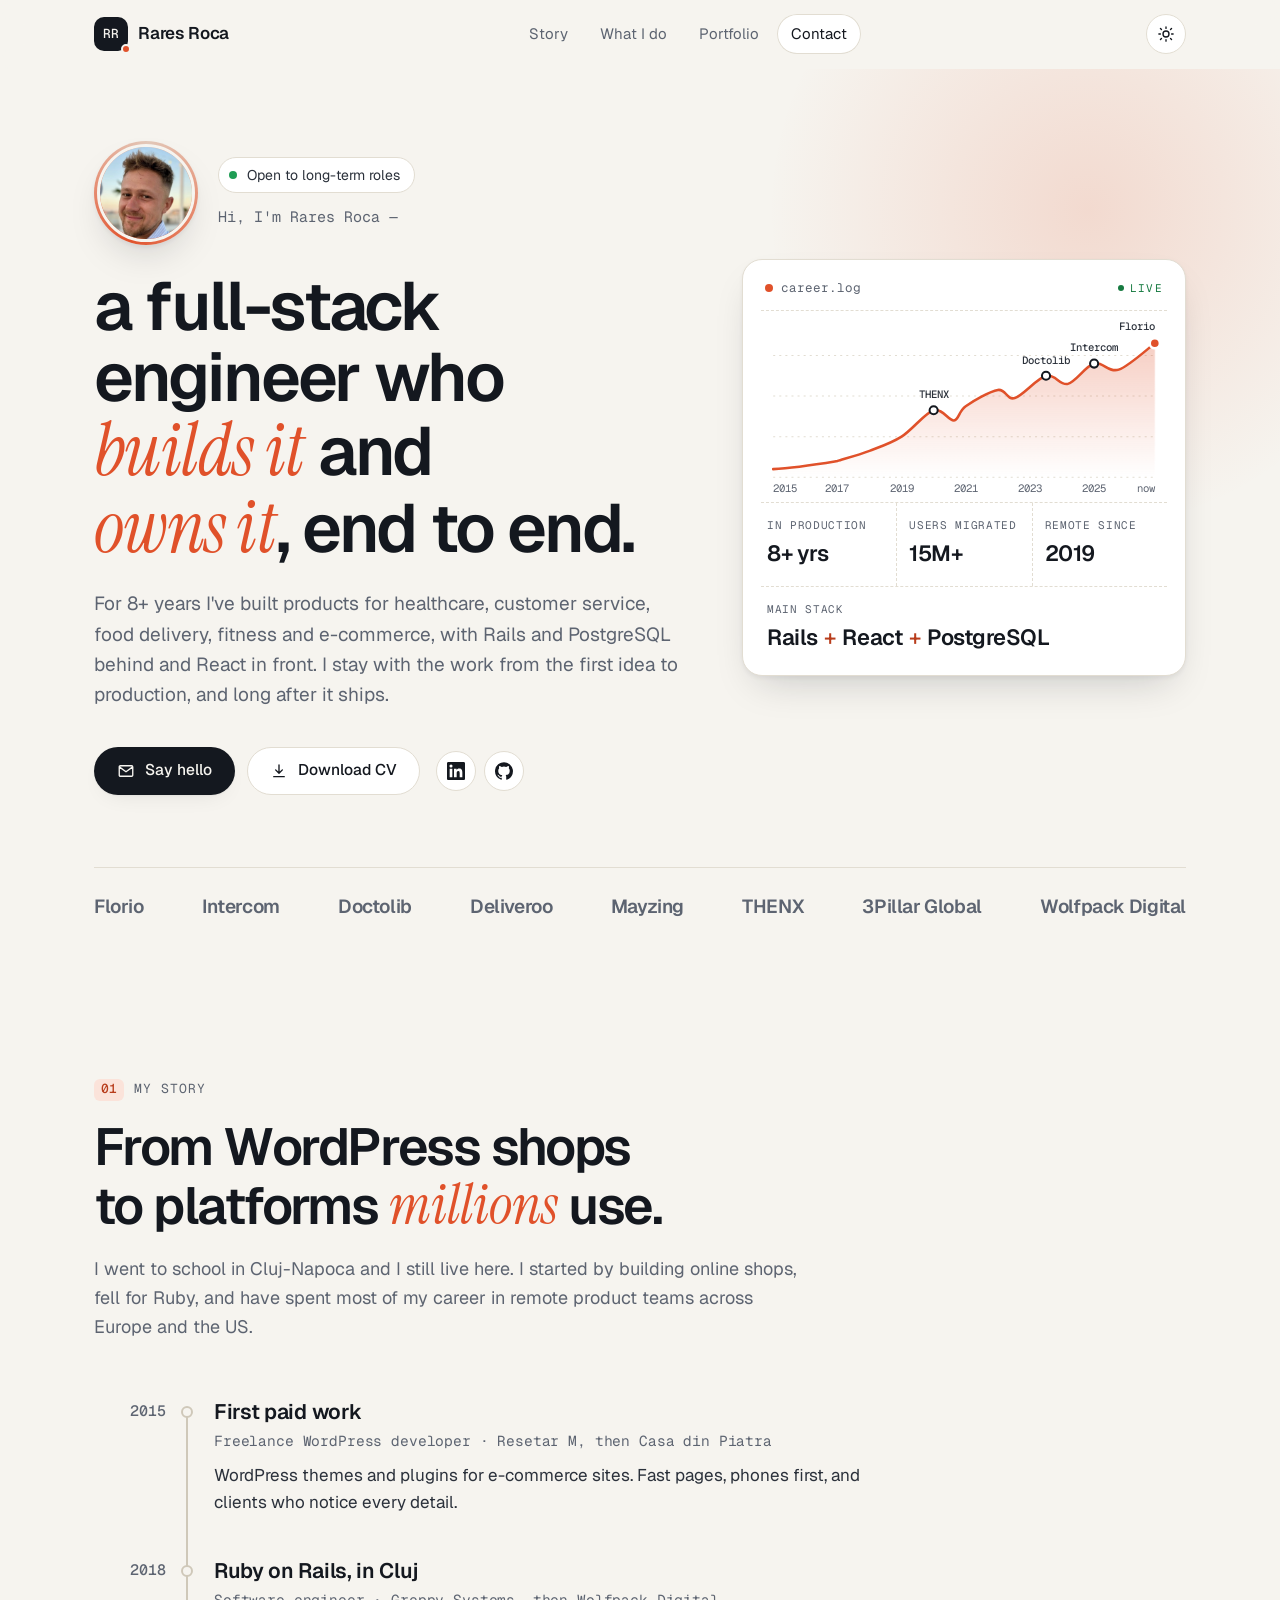
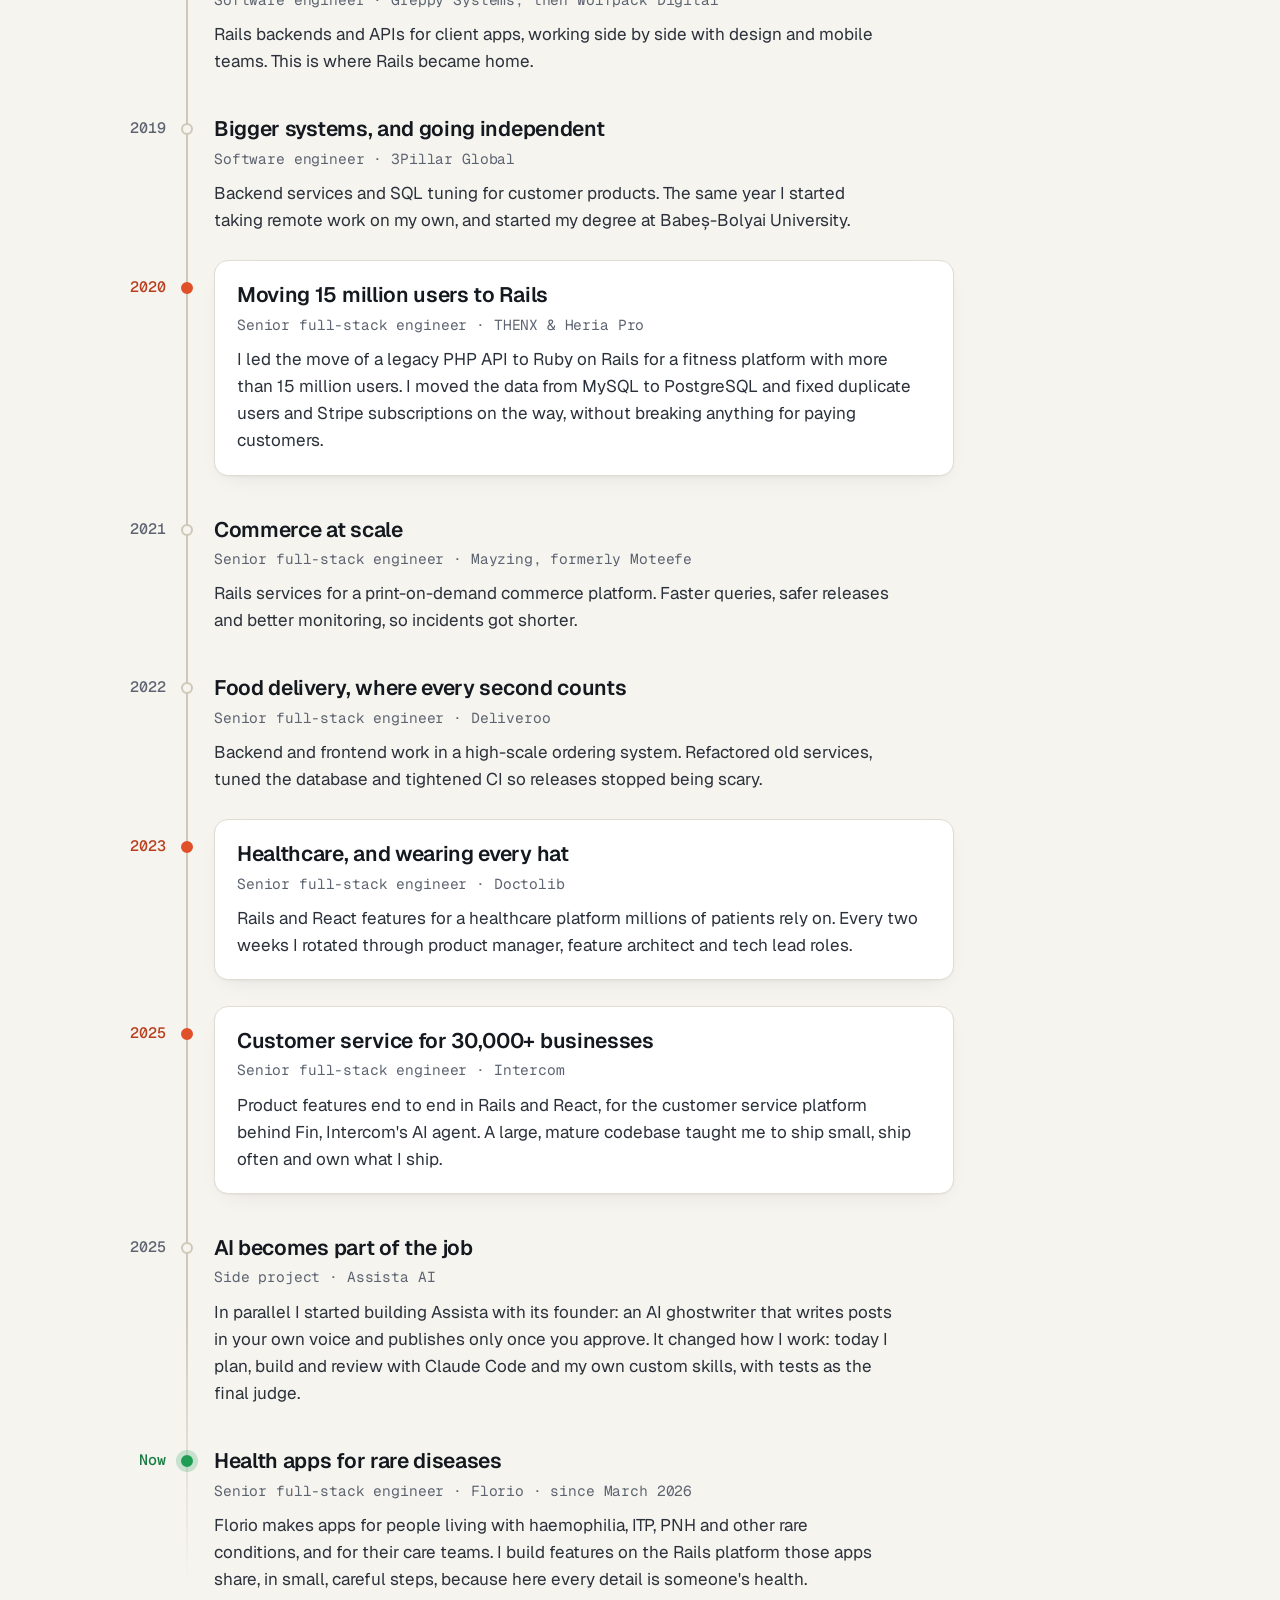
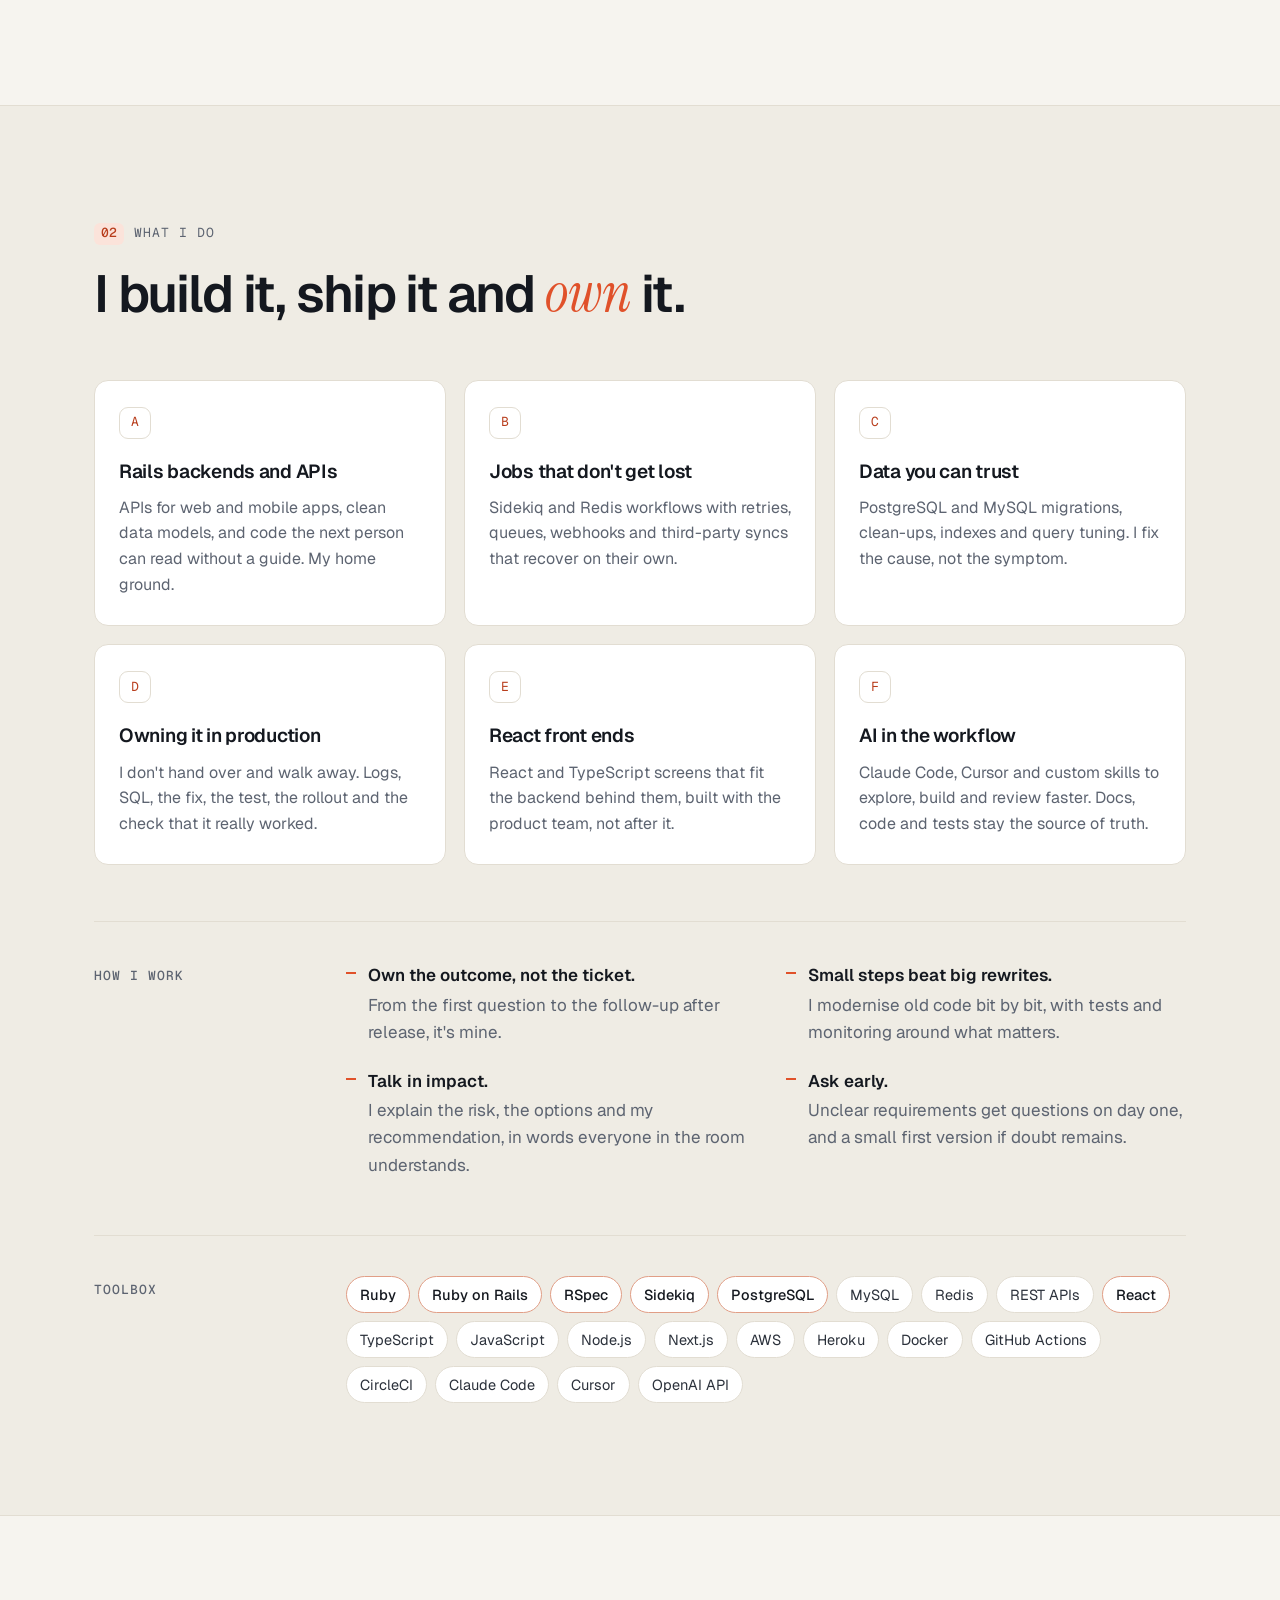
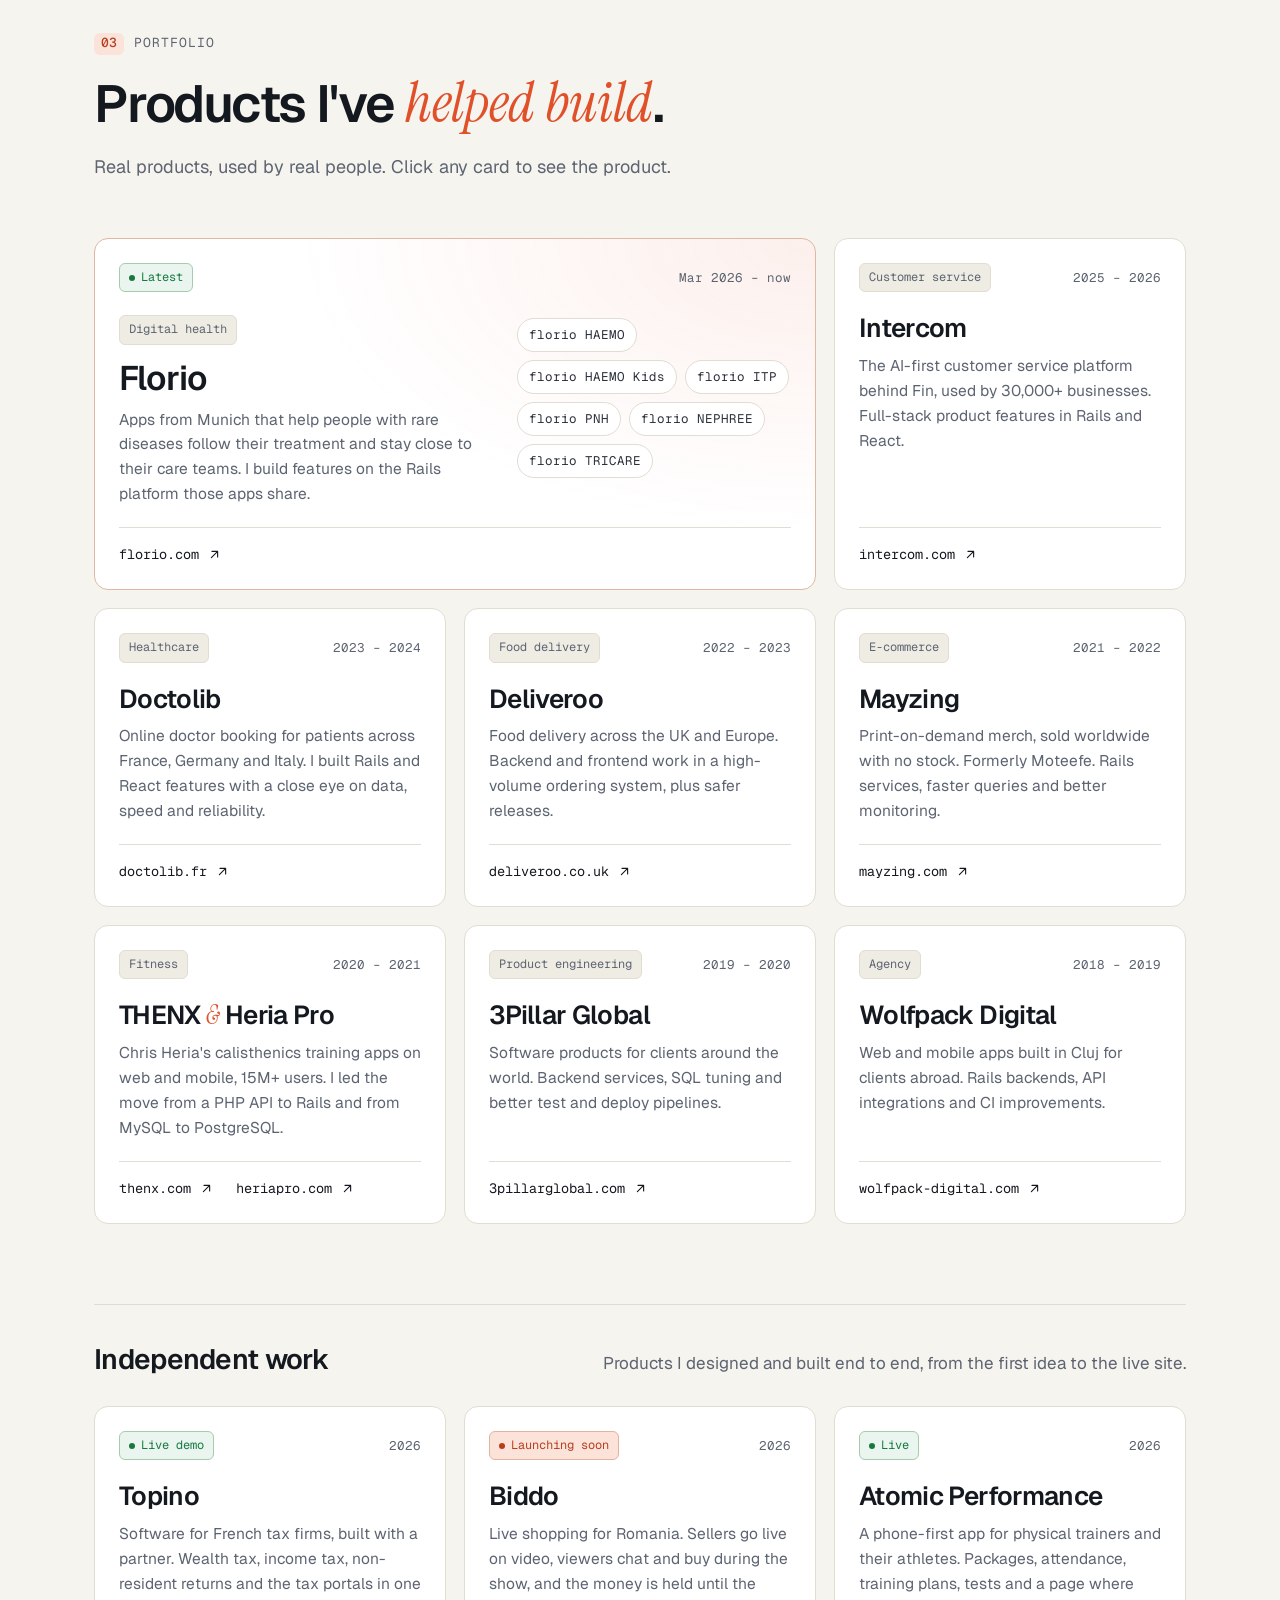
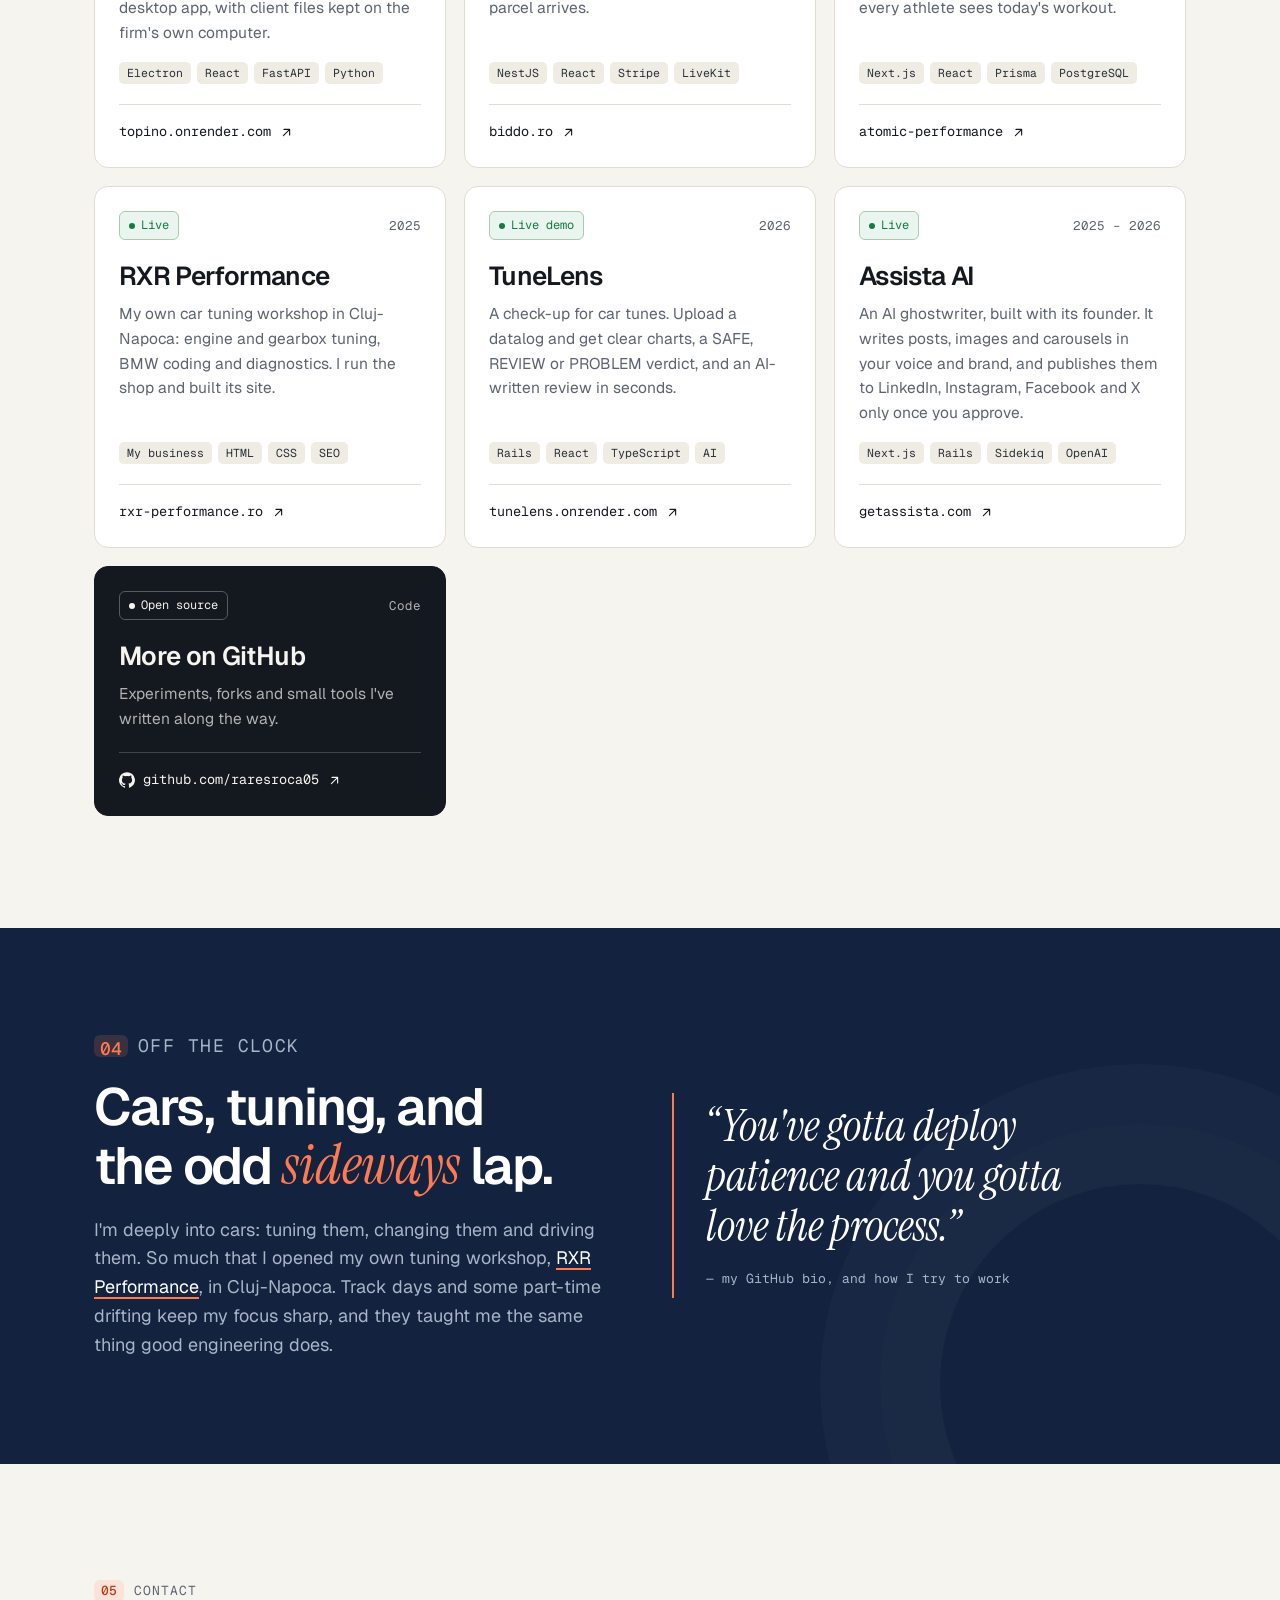
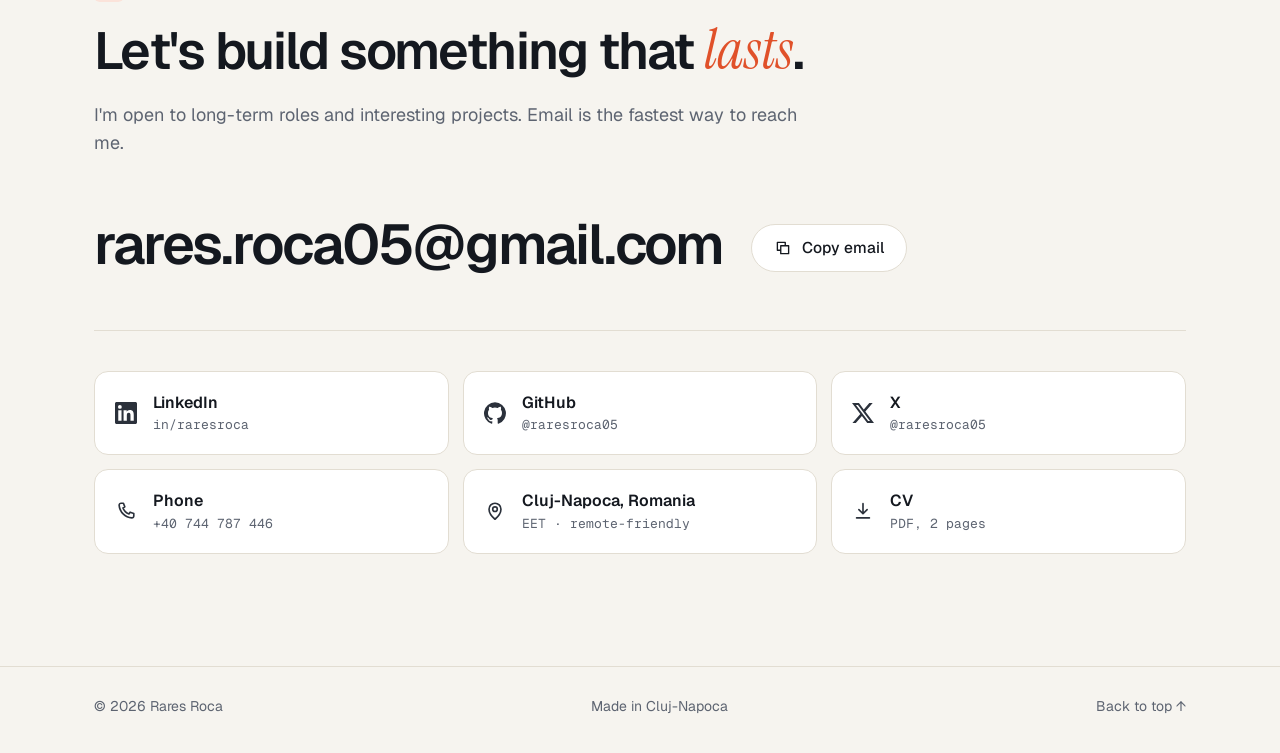
<file: index.html>
<!doctype html>
<html lang="en">
<head>
  <meta charset="utf-8">
  <meta name="viewport" content="width=device-width, initial-scale=1">
  <title>Rares Roca — Senior Full-Stack Engineer</title>
  <meta name="description" content="Rares Roca, senior full-stack engineer in Cluj-Napoca, Romania. I build products with Rails, React and PostgreSQL and own them end to end, for teams like Florio, Intercom, Doctolib, Deliveroo and THENX.">
  <meta name="author" content="Rares Roca">
  <link rel="canonical" href="https://raresroca.com/">
  <meta name="theme-color" content="#f6f4ef" media="(prefers-color-scheme: light)">
  <meta name="theme-color" content="#0e1116" media="(prefers-color-scheme: dark)">
  <meta property="og:type" content="profile">
  <meta property="og:url" content="https://raresroca.com/">
  <meta property="og:title" content="Rares Roca — Senior Full-Stack Engineer">
  <meta property="og:description" content="I build products with Rails, React and PostgreSQL, and I own them end to end. 8+ years, 15M+ users, remote since 2019.">
  <meta property="og:image" content="https://raresroca.com/og-image.png">
  <meta property="og:image:width" content="1200">
  <meta property="og:image:height" content="630">
  <meta property="profile:first_name" content="Rares">
  <meta property="profile:last_name" content="Roca">
  <meta name="twitter:card" content="summary_large_image">
  <meta name="twitter:site" content="@raresroca05">
  <meta name="twitter:title" content="Rares Roca — Senior Full-Stack Engineer">
  <meta name="twitter:description" content="I build products with Rails, React and PostgreSQL, and I own them end to end.">
  <meta name="twitter:image" content="https://raresroca.com/og-image.png">
  <link rel="icon" href="favicon.svg" type="image/svg+xml">
  <link rel="apple-touch-icon" href="apple-touch-icon.png">
  <link rel="preconnect" href="https://fonts.googleapis.com">
  <link rel="preconnect" href="https://fonts.gstatic.com" crossorigin>
  <link href="https://fonts.googleapis.com/css2?family=Geist:wght@300..700&family=Geist+Mono:wght@400;500&family=Instrument+Serif:ital@0;1&display=swap" rel="stylesheet">
  <link rel="stylesheet" href="styles.css">
  <script>
    (function () {
      document.documentElement.classList.add('js');
      try {
        var t = localStorage.getItem('theme');
        if (t === 'light' || t === 'dark') document.documentElement.setAttribute('data-theme', t);
      } catch (e) {}
    })();
  </script>
  <script type="application/ld+json">
  {
    "@context": "https://schema.org",
    "@type": "Person",
    "name": "Rares Roca",
    "url": "https://raresroca.com/",
    "image": "https://raresroca.com/rares-roca.jpg",
    "jobTitle": "Senior Full-Stack Engineer",
    "worksFor": { "@type": "Organization", "name": "Florio", "url": "https://florio.com" },
    "address": { "@type": "PostalAddress", "addressLocality": "Cluj-Napoca", "addressCountry": "RO" },
    "alumniOf": { "@type": "CollegeOrUniversity", "name": "Babeș-Bolyai University" },
    "knowsAbout": ["Ruby on Rails", "React", "PostgreSQL", "Ruby", "TypeScript", "Redis", "Sidekiq", "AWS", "Docker"],
    "sameAs": [
      "https://www.linkedin.com/in/raresroca/",
      "https://github.com/raresroca05",
      "https://x.com/raresroca05"
    ]
  }
  </script>
</head>
<body>
  <svg width="0" height="0" style="position:absolute" aria-hidden="true">
    <symbol id="i-linkedin" viewBox="0 0 24 24"><path fill="currentColor" d="M20.45 20.45h-3.56v-5.57c0-1.33-.02-3.04-1.85-3.04-1.85 0-2.14 1.45-2.14 2.94v5.67H9.35V9h3.41v1.56h.05c.48-.9 1.64-1.85 3.37-1.85 3.6 0 4.27 2.37 4.27 5.46v6.28ZM5.34 7.43a2.06 2.06 0 1 1 0-4.13 2.06 2.06 0 0 1 0 4.13ZM7.12 20.45H3.56V9h3.56v11.45ZM22.22 0H1.77C.79 0 0 .77 0 1.73v20.54C0 23.23.79 24 1.77 24h20.45c.98 0 1.78-.77 1.78-1.73V1.73C24 .77 23.2 0 22.22 0Z"/></symbol>
    <symbol id="i-github" viewBox="0 0 24 24"><path fill="currentColor" d="M12 .3a12 12 0 0 0-3.8 23.38c.6.12.83-.26.83-.57l-.02-2.04c-3.34.73-4.04-1.61-4.04-1.61-.55-1.39-1.33-1.76-1.33-1.76-1.09-.74.08-.73.08-.73 1.2.09 1.84 1.24 1.84 1.24 1.07 1.83 2.8 1.3 3.49 1 .1-.78.42-1.3.76-1.6-2.67-.31-5.47-1.34-5.47-5.93 0-1.31.47-2.38 1.24-3.22-.14-.3-.54-1.52.1-3.18 0 0 1-.32 3.3 1.23a11.5 11.5 0 0 1 6 0c2.28-1.55 3.29-1.23 3.29-1.23.64 1.66.24 2.88.12 3.18a4.65 4.65 0 0 1 1.23 3.22c0 4.61-2.8 5.62-5.48 5.92.42.36.81 1.1.81 2.22l-.01 3.29c0 .32.21.7.82.57A12 12 0 0 0 12 .3"/></symbol>
    <symbol id="i-x" viewBox="0 0 24 24"><path fill="currentColor" d="M18.9 1.15h3.68l-8.04 9.19L24 22.85h-7.4l-5.8-7.59-6.64 7.59H.47l8.6-9.83L0 1.15h7.6l5.24 6.93 6.06-6.93Zm-1.29 19.5h2.04L6.49 3.24H4.3l13.31 17.41Z"/></symbol>
    <symbol id="i-mail" viewBox="0 0 24 24"><path fill="none" stroke="currentColor" stroke-width="1.8" stroke-linecap="round" stroke-linejoin="round" d="M3 6.5A1.5 1.5 0 0 1 4.5 5h15A1.5 1.5 0 0 1 21 6.5v11a1.5 1.5 0 0 1-1.5 1.5h-15A1.5 1.5 0 0 1 3 17.5v-11Zm.5.3 8.5 6.2 8.5-6.2"/></symbol>
    <symbol id="i-phone" viewBox="0 0 24 24"><path fill="none" stroke="currentColor" stroke-width="1.8" stroke-linecap="round" stroke-linejoin="round" d="M6.6 3.5h2.6l1.5 4-2 1.3a11 11 0 0 0 6.5 6.5l1.3-2 4 1.5v2.6A2.1 2.1 0 0 1 18.4 19.5 15 15 0 0 1 4.5 5.6 2.1 2.1 0 0 1 6.6 3.5Z"/></symbol>
    <symbol id="i-arrow" viewBox="0 0 24 24"><path fill="none" stroke="currentColor" stroke-width="1.8" stroke-linecap="round" stroke-linejoin="round" d="M7 17 17 7M8 7h9v9"/></symbol>
    <symbol id="i-download" viewBox="0 0 24 24"><path fill="none" stroke="currentColor" stroke-width="1.8" stroke-linecap="round" stroke-linejoin="round" d="M12 4v11m0 0-4.5-4.5M12 15l4.5-4.5M5 19.5h14"/></symbol>
    <symbol id="i-copy" viewBox="0 0 24 24"><path fill="none" stroke="currentColor" stroke-width="1.8" stroke-linecap="round" stroke-linejoin="round" d="M9 9h10.5v10.5H9zM15 9V4.5H4.5V15H9"/></symbol>
    <symbol id="i-sun" viewBox="0 0 24 24"><g fill="none" stroke="currentColor" stroke-width="1.8" stroke-linecap="round"><circle cx="12" cy="12" r="4"/><path d="M12 2.5v2M12 19.5v2M4.6 4.6l1.4 1.4M18 18l1.4 1.4M2.5 12h2M19.5 12h2M4.6 19.4 6 18M18 6l1.4-1.4"/></g></symbol>
    <symbol id="i-moon" viewBox="0 0 24 24"><path fill="none" stroke="currentColor" stroke-width="1.8" stroke-linecap="round" stroke-linejoin="round" d="M20 14.5A8 8 0 0 1 9.5 4a8 8 0 1 0 10.5 10.5Z"/></symbol>
    <symbol id="i-pin" viewBox="0 0 24 24"><path fill="none" stroke="currentColor" stroke-width="1.8" stroke-linecap="round" stroke-linejoin="round" d="M12 21s-6.5-5.6-6.5-11a6.5 6.5 0 0 1 13 0c0 5.4-6.5 11-6.5 11Zm0-8.5a2.5 2.5 0 1 0 0-5 2.5 2.5 0 0 0 0 5Z"/></symbol>
  </svg>

  <a class="skip" href="#main">Skip to content</a>

  <header class="nav">
    <div class="wrap nav-inner">
      <a class="brand" href="#top" aria-label="Rares Roca, back to top">
        <span class="brand-mark">RR</span>
        <span class="brand-name">Rares Roca</span>
      </a>
      <nav class="nav-links" id="nav-links" aria-label="Main">
        <a href="#story">Story</a>
        <a href="#work">What I do</a>
        <a href="#portfolio">Portfolio</a>
        <a href="#contact">Contact</a>
      </nav>
      <div class="nav-tools">
        <button class="icon-btn theme-toggle" type="button" aria-label="Switch light or dark theme">
          <svg class="i i-sun"><use href="#i-sun"/></svg>
          <svg class="i i-moon"><use href="#i-moon"/></svg>
        </button>
        <button class="icon-btn menu-toggle" type="button" aria-label="Open menu" aria-expanded="false" aria-controls="nav-links">
          <span></span><span></span>
        </button>
      </div>
    </div>
  </header>

  <main id="main">
    <section class="hero">
      <div class="wrap hero-grid">
        <div class="hero-copy">
          <div class="intro">
            <span class="avatar"><img src="rares-roca.jpg" alt="Rares Roca smiling outdoors at sunset" width="96" height="96"></span>
            <div>
              <p class="status"><span class="pulse"></span>Open to long-term roles</p>
              <p class="hello">Hi, I'm Rares Roca —</p>
            </div>
          </div>
          <h1>a full-stack engineer who <em>builds it</em> and <em>owns it</em>, end to end.</h1>
          <p class="lead">For 8+ years I've built products for healthcare, customer service, food delivery, fitness and e-commerce, with Rails and PostgreSQL behind and React in front. I stay with the work from the first idea to production, and long after it ships.</p>
          <div class="cta-row">
            <a class="btn btn-primary" href="mailto:rares.roca05@gmail.com"><svg class="i"><use href="#i-mail"/></svg>Say hello</a>
            <a class="btn btn-ghost" href="rares-roca-cv.pdf" download><svg class="i"><use href="#i-download"/></svg>Download CV</a>
            <span class="socials">
              <a class="icon-btn" href="https://www.linkedin.com/in/raresroca/" target="_blank" rel="noopener" aria-label="LinkedIn"><svg class="i"><use href="#i-linkedin"/></svg></a>
              <a class="icon-btn" href="https://github.com/raresroca05" target="_blank" rel="noopener" aria-label="GitHub"><svg class="i"><use href="#i-github"/></svg></a>
            </span>
          </div>
        </div>

        <figure class="telemetry" aria-label="My career as a climbing line, from 2015 to today">
          <div class="tm-head">
            <span class="tm-file"><span class="tm-dot"></span>career.log</span>
            <span class="tm-live">live</span>
          </div>
          <svg class="tm-chart" viewBox="0 0 400 168" role="img" aria-labelledby="tm-title">
            <title id="tm-title">Career line from my first paid work in 2015 to today, with THENX, Doctolib, Intercom and Florio marked</title>
            <defs>
              <linearGradient id="tm-fill" x1="0" y1="0" x2="0" y2="1">
                <stop offset="0" stop-color="var(--accent)" stop-opacity=".28"/>
                <stop offset="1" stop-color="var(--accent)" stop-opacity="0"/>
              </linearGradient>
            </defs>
            <g class="tm-grid">
              <line x1="12" y1="30" x2="388" y2="30"/>
              <line x1="12" y1="70" x2="388" y2="70"/>
              <line x1="12" y1="110" x2="388" y2="110"/>
              <line x1="12" y1="150" x2="388" y2="150"/>
            </g>
            <path class="tm-area" d="M12,142 C33,141 54,137.5 75.3,134 C80.5,132.3 96.3,128.0 106.9,124 C117.4,120.0 127.9,116.7 138.5,110 C149.1,103.3 161.5,86.7 170.1,84 C178.7,81.3 184.8,94.7 190.1,94 C195.3,93.3 194.5,85.0 201.7,80 C209,75.0 225.3,65.3 233.4,64 C241.4,62.7 242.1,74.3 250,72 C257.9,69.7 272.1,52.3 280.8,50 C289.5,47.7 294.5,60.0 302.4,58 C310.3,56.0 319.9,40.3 328.2,38 C336.6,35.7 342.4,47.3 352.4,44 C362.4,40.7 382.2,22.3 388.1,18 L388,150 L12,150 Z"/>
            <path class="tm-line" pathLength="1" d="M12,142 C33,141 54,137.5 75.3,134 C80.5,132.3 96.3,128.0 106.9,124 C117.4,120.0 127.9,116.7 138.5,110 C149.1,103.3 161.5,86.7 170.1,84 C178.7,81.3 184.8,94.7 190.1,94 C195.3,93.3 194.5,85.0 201.7,80 C209,75.0 225.3,65.3 233.4,64 C241.4,62.7 242.1,74.3 250,72 C257.9,69.7 272.1,52.3 280.8,50 C289.5,47.7 294.5,60.0 302.4,58 C310.3,56.0 319.9,40.3 328.2,38 C336.6,35.7 342.4,47.3 352.4,44 C362.4,40.7 382.2,22.3 388.1,18"/>
            <g class="tm-marks">
              <circle cx="170.1" cy="84" r="4"/>
              <text x="170.1" y="72" text-anchor="middle">THENX</text>
              <circle cx="280.8" cy="50" r="4"/>
              <text x="280.8" y="38" text-anchor="middle">Doctolib</text>
              <circle cx="328.2" cy="38" r="4"/>
              <text x="328.2" y="26" text-anchor="middle">Intercom</text>
              <circle class="tm-now" cx="388" cy="18" r="5"/>
              <text x="388" y="5" text-anchor="end">Florio</text>
            </g>
            <g class="tm-axis">
              <text x="12" y="165">2015</text>
              <text x="75.2" y="165" text-anchor="middle">2017</text>
              <text x="138.5" y="165" text-anchor="middle">2019</text>
              <text x="201.7" y="165" text-anchor="middle">2021</text>
              <text x="265" y="165" text-anchor="middle">2023</text>
              <text x="328.2" y="165" text-anchor="middle">2025</text>
              <text x="388" y="165" text-anchor="end">now</text>
            </g>
          </svg>
          <dl class="tm-read">
            <div><dt>In production</dt><dd>8+ yrs</dd></div>
            <div><dt>Users migrated</dt><dd>15M+</dd></div>
            <div><dt>Remote since</dt><dd>2019</dd></div>
            <div class="tm-wide"><dt>Main stack</dt><dd>Rails <span>+</span> React <span>+</span> PostgreSQL</dd></div>
          </dl>
        </figure>
      </div>

      <div class="wrap">
        <ul class="logo-strip" aria-label="Companies I've worked with">
          <li>Florio</li>
          <li>Intercom</li>
          <li>Doctolib</li>
          <li>Deliveroo</li>
          <li>Mayzing</li>
          <li>THENX</li>
          <li>3Pillar Global</li>
          <li>Wolfpack Digital</li>
        </ul>
      </div>
    </section>

    <section class="section" id="story">
      <div class="wrap">
        <header class="section-head reveal">
          <p class="kicker"><span>01</span> My story</p>
          <h2>From WordPress shops to platforms <em>millions</em> use.</h2>
          <p class="section-lead">I went to school in Cluj-Napoca and I still live here. I started by building online shops, fell for Ruby, and have spent most of my career in remote product teams across Europe and the US.</p>
        </header>

        <ol class="timeline">
          <li class="reveal">
            <span class="t-year">2015</span>
            <div class="t-body">
              <h3>First paid work</h3>
              <p class="t-where">Freelance WordPress developer · Resetar M, then Casa din Piatra</p>
              <p>WordPress themes and plugins for e-commerce sites. Fast pages, phones first, and clients who notice every detail.</p>
            </div>
          </li>
          <li class="reveal">
            <span class="t-year">2018</span>
            <div class="t-body">
              <h3>Ruby on Rails, in Cluj</h3>
              <p class="t-where">Software engineer · Greppy Systems, then Wolfpack Digital</p>
              <p>Rails backends and APIs for client apps, working side by side with design and mobile teams. This is where Rails became home.</p>
            </div>
          </li>
          <li class="reveal">
            <span class="t-year">2019</span>
            <div class="t-body">
              <h3>Bigger systems, and going independent</h3>
              <p class="t-where">Software engineer · 3Pillar Global</p>
              <p>Backend services and SQL tuning for customer products. The same year I started taking remote work on my own, and started my degree at Babeș-Bolyai University.</p>
            </div>
          </li>
          <li class="reveal t-highlight">
            <span class="t-year">2020</span>
            <div class="t-body">
              <h3>Moving 15 million users to Rails</h3>
              <p class="t-where">Senior full-stack engineer · THENX &amp; Heria Pro</p>
              <p>I led the move of a legacy PHP API to Ruby on Rails for a fitness platform with more than 15 million users. I moved the data from MySQL to PostgreSQL and fixed duplicate users and Stripe subscriptions on the way, without breaking anything for paying customers.</p>
            </div>
          </li>
          <li class="reveal">
            <span class="t-year">2021</span>
            <div class="t-body">
              <h3>Commerce at scale</h3>
              <p class="t-where">Senior full-stack engineer · Mayzing, formerly Moteefe</p>
              <p>Rails services for a print-on-demand commerce platform. Faster queries, safer releases and better monitoring, so incidents got shorter.</p>
            </div>
          </li>
          <li class="reveal">
            <span class="t-year">2022</span>
            <div class="t-body">
              <h3>Food delivery, where every second counts</h3>
              <p class="t-where">Senior full-stack engineer · Deliveroo</p>
              <p>Backend and frontend work in a high-scale ordering system. Refactored old services, tuned the database and tightened CI so releases stopped being scary.</p>
            </div>
          </li>
          <li class="reveal t-highlight">
            <span class="t-year">2023</span>
            <div class="t-body">
              <h3>Healthcare, and wearing every hat</h3>
              <p class="t-where">Senior full-stack engineer · Doctolib</p>
              <p>Rails and React features for a healthcare platform millions of patients rely on. Every two weeks I rotated through product manager, feature architect and tech lead roles.</p>
            </div>
          </li>
          <li class="reveal t-highlight">
            <span class="t-year">2025</span>
            <div class="t-body">
              <h3>Customer service for 30,000+ businesses</h3>
              <p class="t-where">Senior full-stack engineer · Intercom</p>
              <p>Product features end to end in Rails and React, for the customer service platform behind Fin, Intercom's AI agent. A large, mature codebase taught me to ship small, ship often and own what I ship.</p>
            </div>
          </li>
          <li class="reveal">
            <span class="t-year">2025</span>
            <div class="t-body">
              <h3>AI becomes part of the job</h3>
              <p class="t-where">Side project · Assista AI</p>
              <p>In parallel I started building Assista with its founder: an AI ghostwriter that writes posts in your own voice and publishes only once you approve. It changed how I work: today I plan, build and review with Claude Code and my own custom skills, with tests as the final judge.</p>
            </div>
          </li>
          <li class="reveal t-now">
            <span class="t-year">Now</span>
            <div class="t-body">
              <h3>Health apps for rare diseases</h3>
              <p class="t-where">Senior full-stack engineer · Florio · since March 2026</p>
              <p>Florio makes apps for people living with haemophilia, ITP, PNH and other rare conditions, and for their care teams. I build features on the Rails platform those apps share, in small, careful steps, because here every detail is someone's health.</p>
            </div>
          </li>
        </ol>
      </div>
    </section>

    <section class="section section-alt" id="work">
      <div class="wrap">
        <header class="section-head reveal">
          <p class="kicker"><span>02</span> What I do</p>
          <h2>I build it, ship it and <em>own</em> it.</h2>
        </header>

        <div class="cards">
          <article class="card reveal">
            <span class="card-num">A</span>
            <h3>Rails backends and APIs</h3>
            <p>APIs for web and mobile apps, clean data models, and code the next person can read without a guide. My home ground.</p>
          </article>
          <article class="card reveal">
            <span class="card-num">B</span>
            <h3>Jobs that don't get lost</h3>
            <p>Sidekiq and Redis workflows with retries, queues, webhooks and third-party syncs that recover on their own.</p>
          </article>
          <article class="card reveal">
            <span class="card-num">C</span>
            <h3>Data you can trust</h3>
            <p>PostgreSQL and MySQL migrations, clean-ups, indexes and query tuning. I fix the cause, not the symptom.</p>
          </article>
          <article class="card reveal">
            <span class="card-num">D</span>
            <h3>Owning it in production</h3>
            <p>I don't hand over and walk away. Logs, SQL, the fix, the test, the rollout and the check that it really worked.</p>
          </article>
          <article class="card reveal">
            <span class="card-num">E</span>
            <h3>React front ends</h3>
            <p>React and TypeScript screens that fit the backend behind them, built with the product team, not after it.</p>
          </article>
          <article class="card reveal">
            <span class="card-num">F</span>
            <h3>AI in the workflow</h3>
            <p>Claude Code, Cursor and custom skills to explore, build and review faster. Docs, code and tests stay the source of truth.</p>
          </article>
        </div>

        <div class="how reveal">
          <h3 class="how-title">How I work</h3>
          <ul class="principles">
            <li><strong>Own the outcome, not the ticket.</strong> From the first question to the follow-up after release, it's mine.</li>
            <li><strong>Small steps beat big rewrites.</strong> I modernise old code bit by bit, with tests and monitoring around what matters.</li>
            <li><strong>Talk in impact.</strong> I explain the risk, the options and my recommendation, in words everyone in the room understands.</li>
            <li><strong>Ask early.</strong> Unclear requirements get questions on day one, and a small first version if doubt remains.</li>
          </ul>
        </div>

        <div class="toolbox reveal">
          <h3 class="how-title">Toolbox</h3>
          <ul class="chips">
            <li class="chip-strong">Ruby</li>
            <li class="chip-strong">Ruby on Rails</li>
            <li class="chip-strong">RSpec</li>
            <li class="chip-strong">Sidekiq</li>
            <li class="chip-strong">PostgreSQL</li>
            <li>MySQL</li>
            <li>Redis</li>
            <li>REST APIs</li>
            <li class="chip-strong">React</li>
            <li>TypeScript</li>
            <li>JavaScript</li>
            <li>Node.js</li>
            <li>Next.js</li>
            <li>AWS</li>
            <li>Heroku</li>
            <li>Docker</li>
            <li>GitHub Actions</li>
            <li>CircleCI</li>
            <li>Claude Code</li>
            <li>Cursor</li>
            <li>OpenAI API</li>
          </ul>
        </div>
      </div>
    </section>

    <section class="section" id="portfolio">
      <div class="wrap">
        <header class="section-head reveal">
          <p class="kicker"><span>03</span> Portfolio</p>
          <h2>Products I've <em>helped build</em>.</h2>
          <p class="section-lead">Real products, used by real people. Click any card to see the product.</p>
        </header>

        <div class="work-grid">
          <a class="work work-feature reveal" href="https://florio.com" target="_blank" rel="noopener">
            <div class="work-top"><span class="state state-live">Latest</span><span class="years">Mar 2026 – now</span></div>
            <div class="feature-body">
              <div>
                <span class="tag">Digital health</span>
                <h3>Florio</h3>
                <p>Apps from Munich that help people with rare diseases follow their treatment and stay close to their care teams. I build features on the Rails platform those apps share.</p>
              </div>
              <ul class="feature-list" aria-label="Florio apps">
                <li>florio HAEMO</li>
                <li>florio HAEMO Kids</li>
                <li>florio ITP</li>
                <li>florio PNH</li>
                <li>florio NEPHREE</li>
                <li>florio TRICARE</li>
              </ul>
            </div>
            <span class="work-link">florio.com<svg class="i"><use href="#i-arrow"/></svg></span>
          </a>
          <a class="work reveal" href="https://www.intercom.com" target="_blank" rel="noopener">
            <div class="work-top"><span class="tag">Customer service</span><span class="years">2025 – 2026</span></div>
            <h3>Intercom</h3>
            <p>The AI-first customer service platform behind Fin, used by 30,000+ businesses. Full-stack product features in Rails and React.</p>
            <span class="work-link">intercom.com<svg class="i"><use href="#i-arrow"/></svg></span>
          </a>
          <a class="work reveal" href="https://www.doctolib.fr" target="_blank" rel="noopener">
            <div class="work-top"><span class="tag">Healthcare</span><span class="years">2023 – 2024</span></div>
            <h3>Doctolib</h3>
            <p>Online doctor booking for patients across France, Germany and Italy. I built Rails and React features with a close eye on data, speed and reliability.</p>
            <span class="work-link">doctolib.fr<svg class="i"><use href="#i-arrow"/></svg></span>
          </a>
          <a class="work reveal" href="https://deliveroo.co.uk" target="_blank" rel="noopener">
            <div class="work-top"><span class="tag">Food delivery</span><span class="years">2022 – 2023</span></div>
            <h3>Deliveroo</h3>
            <p>Food delivery across the UK and Europe. Backend and frontend work in a high-volume ordering system, plus safer releases.</p>
            <span class="work-link">deliveroo.co.uk<svg class="i"><use href="#i-arrow"/></svg></span>
          </a>
          <a class="work reveal" href="https://www.mayzing.com" target="_blank" rel="noopener">
            <div class="work-top"><span class="tag">E-commerce</span><span class="years">2021 – 2022</span></div>
            <h3>Mayzing</h3>
            <p>Print-on-demand merch, sold worldwide with no stock. Formerly Moteefe. Rails services, faster queries and better monitoring.</p>
            <span class="work-link">mayzing.com<svg class="i"><use href="#i-arrow"/></svg></span>
          </a>
          <article class="work work-multi reveal">
            <div class="work-top"><span class="tag">Fitness</span><span class="years">2020 – 2021</span></div>
            <h3>THENX <span class="amp">&amp;</span> Heria Pro</h3>
            <p>Chris Heria's calisthenics training apps on web and mobile, 15M+ users. I led the move from a PHP API to Rails and from MySQL to PostgreSQL.</p>
            <div class="work-links">
              <a class="work-link" href="https://thenx.com" target="_blank" rel="noopener">thenx.com<svg class="i"><use href="#i-arrow"/></svg></a>
              <a class="work-link" href="https://heriapro.com" target="_blank" rel="noopener">heriapro.com<svg class="i"><use href="#i-arrow"/></svg></a>
            </div>
          </article>
          <a class="work reveal" href="https://www.3pillarglobal.com" target="_blank" rel="noopener">
            <div class="work-top"><span class="tag">Product engineering</span><span class="years">2019 – 2020</span></div>
            <h3>3Pillar Global</h3>
            <p>Software products for clients around the world. Backend services, SQL tuning and better test and deploy pipelines.</p>
            <span class="work-link">3pillarglobal.com<svg class="i"><use href="#i-arrow"/></svg></span>
          </a>
          <a class="work reveal" href="https://www.wolfpack-digital.com" target="_blank" rel="noopener">
            <div class="work-top"><span class="tag">Agency</span><span class="years">2018 – 2019</span></div>
            <h3>Wolfpack Digital</h3>
            <p>Web and mobile apps built in Cluj for clients abroad. Rails backends, API integrations and CI improvements.</p>
            <span class="work-link">wolfpack-digital.com<svg class="i"><use href="#i-arrow"/></svg></span>
          </a>
        </div>

        <header class="sub-head reveal">
          <h3>Independent work</h3>
          <p>Products I designed and built end to end, from the first idea to the live site.</p>
        </header>

        <div class="work-grid">
          <a class="work work-own reveal" href="https://topino.onrender.com" target="_blank" rel="noopener">
            <div class="work-top"><span class="state state-live">Live demo</span><span class="years">2026</span></div>
            <h3>Topino</h3>
            <p>Software for French tax firms, built with a partner. Wealth tax, income tax, non-resident returns and the tax portals in one desktop app, with client files kept on the firm's own computer.</p>
            <ul class="stack"><li>Electron</li><li>React</li><li>FastAPI</li><li>Python</li></ul>
            <span class="work-link">topino.onrender.com<svg class="i"><use href="#i-arrow"/></svg></span>
          </a>
          <a class="work work-own reveal" href="https://biddo.ro" target="_blank" rel="noopener">
            <div class="work-top"><span class="state state-soon">Launching soon</span><span class="years">2026</span></div>
            <h3>Biddo</h3>
            <p>Live shopping for Romania. Sellers go live on video, viewers chat and buy during the show, and the money is held until the parcel arrives.</p>
            <ul class="stack"><li>NestJS</li><li>React</li><li>Stripe</li><li>LiveKit</li></ul>
            <span class="work-link">biddo.ro<svg class="i"><use href="#i-arrow"/></svg></span>
          </a>
          <a class="work work-own reveal" href="https://atomic-performance.onrender.com" target="_blank" rel="noopener">
            <div class="work-top"><span class="state state-live">Live</span><span class="years">2026</span></div>
            <h3>Atomic Performance</h3>
            <p>A phone-first app for physical trainers and their athletes. Packages, attendance, training plans, tests and a page where every athlete sees today's workout.</p>
            <ul class="stack"><li>Next.js</li><li>React</li><li>Prisma</li><li>PostgreSQL</li></ul>
            <span class="work-link">atomic-performance<svg class="i"><use href="#i-arrow"/></svg></span>
          </a>
          <a class="work work-own reveal" href="https://rxr-performance.ro" target="_blank" rel="noopener">
            <div class="work-top"><span class="state state-live">Live</span><span class="years">2025</span></div>
            <h3>RXR Performance</h3>
            <p>My own car tuning workshop in Cluj-Napoca: engine and gearbox tuning, BMW coding and diagnostics. I run the shop and built its site.</p>
            <ul class="stack"><li>My business</li><li>HTML</li><li>CSS</li><li>SEO</li></ul>
            <span class="work-link">rxr-performance.ro<svg class="i"><use href="#i-arrow"/></svg></span>
          </a>
          <a class="work work-own reveal" href="https://tunelens.onrender.com" target="_blank" rel="noopener">
            <div class="work-top"><span class="state state-live">Live demo</span><span class="years">2026</span></div>
            <h3>TuneLens</h3>
            <p>A check-up for car tunes. Upload a datalog and get clear charts, a SAFE, REVIEW or PROBLEM verdict, and an AI-written review in seconds.</p>
            <ul class="stack"><li>Rails</li><li>React</li><li>TypeScript</li><li>AI</li></ul>
            <span class="work-link">tunelens.onrender.com<svg class="i"><use href="#i-arrow"/></svg></span>
          </a>
          <a class="work work-own reveal" href="https://getassista.com" target="_blank" rel="noopener">
            <div class="work-top"><span class="state state-live">Live</span><span class="years">2025 – 2026</span></div>
            <h3>Assista AI</h3>
            <p>An AI ghostwriter, built with its founder. It writes posts, images and carousels in your voice and brand, and publishes them to LinkedIn, Instagram, Facebook and X only once you approve.</p>
            <ul class="stack"><li>Next.js</li><li>Rails</li><li>Sidekiq</li><li>OpenAI</li></ul>
            <span class="work-link">getassista.com<svg class="i"><use href="#i-arrow"/></svg></span>
          </a>
          <a class="work work-own work-gh reveal" href="https://github.com/raresroca05" target="_blank" rel="noopener">
            <div class="work-top"><span class="state">Open source</span><span class="years">Code</span></div>
            <h3>More on GitHub</h3>
            <p>Experiments, forks and small tools I've written along the way.</p>
            <span class="work-link"><svg class="i i-lead"><use href="#i-github"/></svg>github.com/raresroca05<svg class="i"><use href="#i-arrow"/></svg></span>
          </a>
        </div>
      </div>
    </section>

    <section class="offclock" aria-labelledby="offclock-title">
      <div class="wrap offclock-grid">
        <div class="reveal">
          <p class="kicker kicker-light"><span>04</span> Off the clock</p>
          <h2 id="offclock-title">Cars, tuning, and the odd <em>sideways</em> lap.</h2>
          <p>I'm deeply into cars: tuning them, changing them and driving them. So much that I opened my own tuning workshop, <a class="inline-link" href="https://rxr-performance.ro" target="_blank" rel="noopener">RXR Performance</a>, in Cluj-Napoca. Track days and some part-time drifting keep my focus sharp, and they taught me the same thing good engineering does.</p>
        </div>
        <blockquote class="quote reveal">
          <p>“You've gotta deploy patience and you gotta love the process.”</p>
          <footer>— my GitHub bio, and how I try to work</footer>
        </blockquote>
      </div>
    </section>

    <section class="section contact" id="contact">
      <div class="wrap">
        <header class="section-head reveal">
          <p class="kicker"><span>05</span> Contact</p>
          <h2>Let's build something that <em>lasts</em>.</h2>
          <p class="section-lead">I'm open to long-term roles and interesting projects. Email is the fastest way to reach me.</p>
        </header>

        <div class="contact-main reveal">
          <a class="email-big" href="mailto:rares.roca05@gmail.com">rares.roca05@gmail.com</a>
          <button class="btn btn-ghost copy-btn" type="button" data-copy="rares.roca05@gmail.com"><svg class="i"><use href="#i-copy"/></svg><span>Copy email</span></button>
        </div>

        <ul class="contact-grid reveal">
          <li>
            <a href="https://www.linkedin.com/in/raresroca/" target="_blank" rel="noopener">
              <svg class="i"><use href="#i-linkedin"/></svg>
              <span><strong>LinkedIn</strong><small>in/raresroca</small></span>
            </a>
          </li>
          <li>
            <a href="https://github.com/raresroca05" target="_blank" rel="noopener">
              <svg class="i"><use href="#i-github"/></svg>
              <span><strong>GitHub</strong><small>@raresroca05</small></span>
            </a>
          </li>
          <li>
            <a href="https://x.com/raresroca05" target="_blank" rel="noopener">
              <svg class="i"><use href="#i-x"/></svg>
              <span><strong>X</strong><small>@raresroca05</small></span>
            </a>
          </li>
          <li>
            <a href="tel:+40744787446">
              <svg class="i"><use href="#i-phone"/></svg>
              <span><strong>Phone</strong><small>+40 744 787 446</small></span>
            </a>
          </li>
          <li>
            <div class="contact-static">
              <svg class="i"><use href="#i-pin"/></svg>
              <span><strong>Cluj-Napoca, Romania</strong><small>EET · remote-friendly</small></span>
            </div>
          </li>
          <li>
            <a href="rares-roca-cv.pdf" download>
              <svg class="i"><use href="#i-download"/></svg>
              <span><strong>CV</strong><small>PDF, 2 pages</small></span>
            </a>
          </li>
        </ul>
      </div>
    </section>
  </main>

  <footer class="footer">
    <div class="wrap footer-inner">
      <span>© <span id="year">2026</span> Rares Roca</span>
      <span>Made in Cluj-Napoca</span>
      <a href="#top">Back to top ↑</a>
    </div>
  </footer>

  <script src="main.js" defer></script>
</body>
</html>
</file>
<file: styles.css>
:root {
  --bg: #f6f4ef;
  --bg-alt: #efece4;
  --surface: #ffffff;
  --ink: #14181f;
  --ink-soft: #2b313b;
  --muted: #5d6471;
  --line: #e2ddd2;
  --line-strong: #cfc8b9;
  --accent: #e0512a;
  --accent-hover: #b83d1c;
  --accent-text: #b83d1c;
  --accent-ink: #ffffff;
  --accent-soft: #fbe3da;
  --navy: #13233f;
  --navy-ink: #eef1f6;
  --navy-muted: #a9b4c7;
  --good: #1f9d55;
  --good-text: #167a40;
  --warn: #c98a0b;
  --shadow: 0 1px 2px rgba(20, 24, 31, .04), 0 8px 24px -12px rgba(20, 24, 31, .12);
  --shadow-lift: 0 2px 4px rgba(20, 24, 31, .05), 0 18px 40px -16px rgba(20, 24, 31, .22);
  --radius: 14px;
  --radius-sm: 9px;
  --font-sans: "Geist", ui-sans-serif, system-ui, -apple-system, "Segoe UI", sans-serif;
  --font-mono: "Geist Mono", ui-monospace, "SF Mono", Menlo, monospace;
  --font-serif: "Instrument Serif", "Iowan Old Style", Georgia, serif;
  --gutter: 24px;
  color-scheme: light;
}

@media (prefers-color-scheme: dark) {
  :root:not([data-theme="light"]) {
    --bg: #0e1116;
    --bg-alt: #12161c;
    --surface: #161b22;
    --ink: #eef0f3;
    --ink-soft: #d3d8e0;
    --muted: #98a1b0;
    --line: #232a34;
    --line-strong: #323b47;
    --accent: #ff6a3d;
    --accent-hover: #ff6a3d;
    --accent-text: #ff6a3d;
    --accent-ink: #14100e;
    --accent-soft: #3a1d14;
    --navy: #0a1426;
    --navy-ink: #eef1f6;
    --navy-muted: #9aa7bd;
    --good: #3ccf7f;
    --good-text: #3ccf7f;
    --warn: #f0b43c;
    --shadow: 0 1px 2px rgba(0, 0, 0, .3), 0 8px 24px -12px rgba(0, 0, 0, .5);
    --shadow-lift: 0 2px 4px rgba(0, 0, 0, .35), 0 18px 40px -16px rgba(0, 0, 0, .65);
    color-scheme: dark;
  }
}

:root[data-theme="dark"] {
  --bg: #0e1116;
  --bg-alt: #12161c;
  --surface: #161b22;
  --ink: #eef0f3;
  --ink-soft: #d3d8e0;
  --muted: #98a1b0;
  --line: #232a34;
  --line-strong: #323b47;
  --accent: #ff6a3d;
  --accent-hover: #ff6a3d;
  --accent-text: #ff6a3d;
  --accent-ink: #14100e;
  --accent-soft: #3a1d14;
  --navy: #0a1426;
  --navy-ink: #eef1f6;
  --navy-muted: #9aa7bd;
  --good: #3ccf7f;
  --good-text: #3ccf7f;
  --warn: #f0b43c;
  --shadow: 0 1px 2px rgba(0, 0, 0, .3), 0 8px 24px -12px rgba(0, 0, 0, .5);
  --shadow-lift: 0 2px 4px rgba(0, 0, 0, .35), 0 18px 40px -16px rgba(0, 0, 0, .65);
  color-scheme: dark;
}

*, *::before, *::after { box-sizing: border-box; }

html {
  -webkit-text-size-adjust: 100%;
  scroll-behavior: smooth;
  scroll-padding-top: 84px;
}

body {
  margin: 0;
  background: var(--bg);
  color: var(--ink);
  font-family: var(--font-sans);
  font-size: 17px;
  line-height: 1.6;
  -webkit-font-smoothing: antialiased;
  text-rendering: optimizeLegibility;
  overflow-x: hidden;
}

h1, h2, h3, p, ul, ol, dl, dd, figure, blockquote { margin: 0; }
ul, ol { padding: 0; list-style: none; }
a { color: inherit; text-decoration: none; }
img, svg { display: block; }
button { font: inherit; color: inherit; }

::selection { background: var(--accent); color: var(--accent-ink); }

:focus-visible {
  outline: 2px solid var(--accent);
  outline-offset: 3px;
  border-radius: 6px;
}

.wrap {
  width: 100%;
  max-width: 1140px;
  margin: 0 auto;
  padding: 0 var(--gutter);
}

.i {
  width: 18px;
  height: 18px;
  flex: none;
}

.skip {
  position: absolute;
  left: 16px;
  top: -60px;
  z-index: 100;
  padding: 10px 14px;
  background: var(--ink);
  color: var(--bg);
  border-radius: var(--radius-sm);
  font-weight: 500;
}
.skip:focus { top: 12px; }

em {
  font-family: var(--font-serif);
  font-style: italic;
  font-weight: 400;
  color: var(--accent);
  letter-spacing: 0;
}

.nav {
  position: sticky;
  top: 0;
  z-index: 50;
  background: color-mix(in srgb, var(--bg) 82%, transparent);
  -webkit-backdrop-filter: saturate(160%) blur(14px);
  backdrop-filter: saturate(160%) blur(14px);
  border-bottom: 1px solid transparent;
  transition: border-color .25s ease, background-color .25s ease;
}
.nav.scrolled { border-bottom-color: var(--line); }

.nav-inner {
  display: flex;
  align-items: center;
  justify-content: space-between;
  gap: 16px;
  height: 68px;
}

.brand {
  display: inline-flex;
  align-items: center;
  gap: 10px;
  font-weight: 600;
  letter-spacing: -.01em;
}

.brand-mark {
  display: inline-grid;
  place-items: center;
  width: 34px;
  height: 34px;
  border-radius: 10px;
  background: var(--ink);
  color: var(--bg);
  font-family: var(--font-mono);
  font-size: 13px;
  font-weight: 500;
  letter-spacing: .02em;
  position: relative;
}
.brand-mark::after {
  content: "";
  position: absolute;
  right: -3px;
  bottom: -3px;
  width: 10px;
  height: 10px;
  border-radius: 50%;
  background: var(--accent);
  border: 2px solid var(--bg);
}

.nav-links {
  display: flex;
  gap: 4px;
}
.nav-links a {
  padding: 8px 14px;
  border-radius: 999px;
  font-size: 15px;
  color: var(--muted);
  transition: color .2s ease, background-color .2s ease;
}
.nav-links a:hover { color: var(--ink); background: var(--bg-alt); }
.nav-links a.active { color: var(--ink); background: var(--surface); box-shadow: inset 0 0 0 1px var(--line); }

.nav-tools {
  display: flex;
  align-items: center;
  gap: 6px;
}

.icon-btn {
  display: inline-grid;
  place-items: center;
  width: 40px;
  height: 40px;
  border-radius: 50%;
  border: 1px solid var(--line);
  background: var(--surface);
  color: var(--ink);
  cursor: pointer;
  transition: border-color .2s ease, transform .2s ease, color .2s ease;
}
.icon-btn:hover { border-color: var(--line-strong); color: var(--accent); }
.icon-btn:active { transform: scale(.95); }

.theme-toggle .i-moon { display: none; }
:root[data-theme="dark"] .theme-toggle .i-sun { display: none; }
:root[data-theme="dark"] .theme-toggle .i-moon { display: block; }
@media (prefers-color-scheme: dark) {
  :root:not([data-theme="light"]) .theme-toggle .i-sun { display: none; }
  :root:not([data-theme="light"]) .theme-toggle .i-moon { display: block; }
}

.menu-toggle { display: none; }
.menu-toggle span {
  display: block;
  width: 16px;
  height: 1.8px;
  background: currentColor;
  border-radius: 2px;
  transition: transform .25s ease;
  grid-area: 1 / 1;
}
.menu-toggle span:first-child { transform: translateY(-3.5px); }
.menu-toggle span:last-child { transform: translateY(3.5px); }
.menu-toggle[aria-expanded="true"] span:first-child { transform: rotate(45deg); }
.menu-toggle[aria-expanded="true"] span:last-child { transform: rotate(-45deg); }

.hero {
  position: relative;
  padding: 72px 0 40px;
  overflow: hidden;
}
.hero::before {
  content: "";
  position: absolute;
  inset: -20% -10% auto auto;
  width: 640px;
  height: 640px;
  background: radial-gradient(closest-side, color-mix(in srgb, var(--accent) 16%, transparent), transparent);
  pointer-events: none;
  z-index: -1;
}

.hero-grid {
  display: grid;
  grid-template-columns: minmax(0, 1.2fr) minmax(0, .9fr);
  gap: 56px;
  align-items: center;
}

.intro {
  display: flex;
  align-items: center;
  gap: 20px;
  margin-bottom: 26px;
}
.intro .status { margin-bottom: 12px; }
.intro .hello { margin-bottom: 0; }

.avatar {
  flex: none;
  width: 104px;
  height: 104px;
  padding: 3px;
  border-radius: 50%;
  background: conic-gradient(from 200deg, var(--accent), color-mix(in srgb, var(--accent) 15%, var(--line)) 45%, var(--accent));
  box-shadow: var(--shadow-lift);
}
.avatar img {
  display: block;
  width: 100%;
  height: 100%;
  border-radius: 50%;
  object-fit: cover;
  border: 3px solid var(--bg);
}

.status {
  display: inline-flex;
  align-items: center;
  gap: 10px;
  padding: 6px 14px 6px 10px;
  border: 1px solid var(--line);
  border-radius: 999px;
  background: var(--surface);
  font-size: 14px;
  color: var(--ink-soft);
  margin-bottom: 28px;
}

.pulse {
  position: relative;
  width: 8px;
  height: 8px;
  border-radius: 50%;
  background: var(--good);
}
.pulse::after {
  content: "";
  position: absolute;
  inset: -4px;
  border-radius: 50%;
  border: 2px solid var(--good);
  opacity: 0;
  animation: ping 2.4s ease-out infinite;
}

@keyframes ping {
  0% { transform: scale(.5); opacity: .7; }
  80%, 100% { transform: scale(1.6); opacity: 0; }
}

.hello {
  font-family: var(--font-mono);
  font-size: 15px;
  color: var(--muted);
  margin-bottom: 14px;
}

h1 {
  font-size: clamp(38px, 5.6vw, 68px);
  line-height: 1.04;
  letter-spacing: -.035em;
  font-weight: 600;
  max-width: 14ch;
  text-wrap: balance;
}
h1 em { font-size: 1.08em; letter-spacing: -.01em; white-space: nowrap; }

.lead {
  margin-top: 24px;
  font-size: clamp(17px, 1.6vw, 19px);
  line-height: 1.6;
  color: var(--muted);
  max-width: 52ch;
}

.cta-row {
  display: flex;
  flex-wrap: wrap;
  align-items: center;
  gap: 12px;
  margin-top: 36px;
}

.socials {
  display: inline-flex;
  gap: 8px;
  margin-left: 4px;
}

.btn {
  display: inline-flex;
  align-items: center;
  gap: 10px;
  height: 48px;
  padding: 0 22px;
  border-radius: 999px;
  font-size: 15.5px;
  font-weight: 500;
  border: 1px solid transparent;
  cursor: pointer;
  transition: transform .2s ease, box-shadow .2s ease, background-color .2s ease, border-color .2s ease;
  white-space: nowrap;
}
.btn:active { transform: translateY(1px); }

.btn-primary {
  background: var(--ink);
  color: var(--bg);
  box-shadow: var(--shadow);
}
.btn-primary:hover { background: var(--accent-hover); color: var(--accent-ink); box-shadow: var(--shadow-lift); }

.btn-ghost {
  background: var(--surface);
  border-color: var(--line);
  color: var(--ink);
}
.btn-ghost:hover { border-color: var(--line-strong); }

.telemetry {
  background: var(--surface);
  border: 1px solid var(--line);
  border-radius: 20px;
  box-shadow: var(--shadow-lift);
  padding: 18px 18px 6px;
  position: relative;
}

.tm-head {
  display: flex;
  align-items: center;
  justify-content: space-between;
  font-family: var(--font-mono);
  font-size: 12.5px;
  color: var(--muted);
  padding: 0 4px 12px;
  border-bottom: 1px dashed var(--line);
}
.tm-file { display: inline-flex; align-items: center; gap: 8px; }
.tm-dot { width: 8px; height: 8px; border-radius: 50%; background: var(--accent); }
.tm-live {
  text-transform: uppercase;
  letter-spacing: .12em;
  font-size: 11px;
  color: var(--good-text);
  display: inline-flex;
  align-items: center;
  gap: 6px;
}
.tm-live::before {
  content: "";
  width: 6px;
  height: 6px;
  border-radius: 50%;
  background: currentColor;
  animation: blink 1.6s steps(2, start) infinite;
}
@keyframes blink { to { visibility: hidden; } }

.tm-chart {
  width: 100%;
  height: auto;
  margin: 14px 0 6px;
  overflow: visible;
}
.tm-grid line { stroke: var(--line); stroke-width: 1; stroke-dasharray: 2 4; }
.tm-area { fill: url(#tm-fill); }
.tm-line {
  fill: none;
  stroke: var(--accent);
  stroke-width: 2.5;
  stroke-linecap: round;
  stroke-linejoin: round;
}
.tm-marks circle { fill: var(--surface); stroke: var(--ink); stroke-width: 2; }
.tm-marks .tm-now { fill: var(--accent); stroke: var(--surface); stroke-width: 2.5; }
.tm-marks text, .tm-axis text {
  font-family: var(--font-mono);
  font-size: 10.5px;
  fill: var(--muted);
}
.tm-marks text { fill: var(--ink-soft); font-weight: 500; }

.js .tm-line { stroke-dasharray: 1; stroke-dashoffset: 1; }
.js .tm-area, .js .tm-marks { opacity: 0; }
.js .telemetry.play .tm-line { animation: draw 2.2s cubic-bezier(.65, 0, .35, 1) .3s forwards; }
.js .telemetry.play .tm-area { animation: fade .9s ease 1.9s forwards; }
.js .telemetry.play .tm-marks { animation: fade .6s ease 2.1s forwards; }
@keyframes draw { to { stroke-dashoffset: 0; } }
@keyframes fade { to { opacity: 1; } }

.tm-read {
  display: grid;
  grid-template-columns: repeat(3, minmax(0, 1fr));
  border-top: 1px dashed var(--line);
}
.tm-read div {
  padding: 14px 12px;
}
.tm-read div:first-child { padding-left: 6px; }
.tm-read div + div { border-left: 1px dashed var(--line); }
.tm-read .tm-wide {
  grid-column: 1 / -1;
  border-left: 0;
  border-top: 1px dashed var(--line);
  padding-left: 6px;
}
.tm-read .tm-wide dd span {
  color: var(--accent-text);
  font-weight: 500;
  padding: 0 2px;
}
.tm-read dt {
  font-family: var(--font-mono);
  font-size: 11px;
  letter-spacing: .06em;
  text-transform: uppercase;
  color: var(--muted);
}
.tm-read dd {
  font-size: clamp(18px, 1.9vw, 22px);
  font-weight: 600;
  letter-spacing: -.02em;
  margin-top: 2px;
  white-space: nowrap;
}

.logo-strip {
  display: flex;
  flex-wrap: wrap;
  justify-content: space-between;
  gap: 14px 28px;
  margin-top: 72px;
  padding: 24px 0 0;
  border-top: 1px solid var(--line);
}
.logo-strip li {
  font-size: 19px;
  font-weight: 600;
  letter-spacing: -.02em;
  color: var(--muted);
  transition: color .2s ease;
}
.logo-strip li:hover { color: var(--ink); }

.section {
  padding: 112px 0;
}
.section-alt {
  background: var(--bg-alt);
  border-top: 1px solid var(--line);
  border-bottom: 1px solid var(--line);
}

.section-head {
  max-width: 760px;
  margin-bottom: 56px;
}

.kicker {
  display: inline-flex;
  align-items: center;
  gap: 10px;
  font-family: var(--font-mono);
  font-size: 13px;
  letter-spacing: .08em;
  text-transform: uppercase;
  color: var(--muted);
  margin-bottom: 18px;
}
.kicker span {
  display: inline-grid;
  place-items: center;
  min-width: 30px;
  height: 22px;
  padding: 0 6px;
  border-radius: 6px;
  background: var(--accent-soft);
  color: var(--accent-text);
  font-weight: 500;
  letter-spacing: 0;
}

h2 {
  font-size: clamp(32px, 4.2vw, 52px);
  line-height: 1.08;
  letter-spacing: -.03em;
  font-weight: 600;
  text-wrap: balance;
}
h2 em { font-size: 1.08em; }

.section-lead {
  margin-top: 20px;
  font-size: 18px;
  color: var(--muted);
  max-width: 60ch;
}

.timeline {
  position: relative;
  max-width: 860px;
}
.timeline::before {
  content: "";
  position: absolute;
  left: 92px;
  top: 10px;
  bottom: 10px;
  width: 2px;
  background: linear-gradient(var(--line-strong), var(--line-strong) 85%, transparent);
}
.timeline li {
  position: relative;
  display: grid;
  grid-template-columns: 72px minmax(0, 1fr);
  gap: 48px;
  padding: 0 0 40px;
}
.timeline li:last-child { padding-bottom: 0; }
.timeline li::before {
  content: "";
  position: absolute;
  left: 87px;
  top: 8px;
  width: 12px;
  height: 12px;
  border-radius: 50%;
  background: var(--bg);
  border: 2px solid var(--line-strong);
  transition: border-color .3s ease, background-color .3s ease;
}
.timeline li.t-highlight::before { border-color: var(--accent); background: var(--accent); }
.timeline li.t-now::before {
  border-color: var(--good);
  background: var(--good);
  box-shadow: 0 0 0 5px color-mix(in srgb, var(--good) 22%, transparent);
}

.t-year {
  font-family: var(--font-mono);
  font-size: 15px;
  font-weight: 500;
  color: var(--muted);
  padding-top: 1px;
  text-align: right;
}
.t-highlight .t-year { color: var(--accent-text); }
.t-now .t-year { color: var(--good-text); }

.t-body h3 {
  font-size: 21px;
  line-height: 1.3;
  letter-spacing: -.015em;
  font-weight: 600;
}
.t-where {
  font-size: 14.5px;
  color: var(--muted);
  margin: 4px 0 10px;
  font-family: var(--font-mono);
  letter-spacing: -.01em;
}
.t-body p:last-child { color: var(--ink-soft); max-width: 62ch; }

.t-highlight .t-body {
  background: var(--surface);
  border: 1px solid var(--line);
  border-radius: var(--radius);
  padding: 20px 22px;
  margin-top: -14px;
  box-shadow: var(--shadow);
}

.cards {
  display: grid;
  grid-template-columns: repeat(3, minmax(0, 1fr));
  gap: 18px;
}

.card {
  background: var(--surface);
  border: 1px solid var(--line);
  border-radius: var(--radius);
  padding: 26px 24px 28px;
  transition: transform .25s ease, box-shadow .25s ease, border-color .25s ease;
}
.card:hover { transform: translateY(-3px); box-shadow: var(--shadow-lift); border-color: var(--line-strong); }

.card-num {
  display: inline-grid;
  place-items: center;
  width: 32px;
  height: 32px;
  border-radius: 9px;
  border: 1px solid var(--line);
  font-family: var(--font-mono);
  font-size: 13px;
  color: var(--accent-text);
  margin-bottom: 18px;
}
.card h3 {
  font-size: 19px;
  letter-spacing: -.015em;
  font-weight: 600;
  margin-bottom: 8px;
}
.card p { color: var(--muted); font-size: 16px; }

.how, .toolbox {
  margin-top: 56px;
  padding-top: 40px;
  border-top: 1px solid var(--line);
  display: grid;
  grid-template-columns: 220px minmax(0, 1fr);
  gap: 32px;
}

.how-title {
  font-family: var(--font-mono);
  font-size: 13px;
  font-weight: 500;
  letter-spacing: .08em;
  text-transform: uppercase;
  color: var(--muted);
  padding-top: 4px;
}

.principles {
  display: grid;
  grid-template-columns: repeat(2, minmax(0, 1fr));
  gap: 22px 40px;
}
.principles li {
  color: var(--muted);
  padding-left: 22px;
  position: relative;
}
.principles li::before {
  content: "";
  position: absolute;
  left: 0;
  top: 10px;
  width: 10px;
  height: 2px;
  background: var(--accent);
}
.principles strong {
  display: block;
  color: var(--ink);
  font-weight: 600;
  margin-bottom: 2px;
}

.chips {
  display: flex;
  flex-wrap: wrap;
  gap: 8px;
}
.chips li {
  padding: 6px 13px;
  border-radius: 999px;
  border: 1px solid var(--line);
  background: var(--surface);
  font-size: 14.5px;
  color: var(--ink-soft);
}
.chips .chip-strong {
  border-color: color-mix(in srgb, var(--accent) 45%, var(--line));
  color: var(--ink);
  font-weight: 500;
}

.work-grid {
  display: grid;
  grid-template-columns: repeat(3, minmax(0, 1fr));
  gap: 18px;
}

.work {
  display: flex;
  flex-direction: column;
  background: var(--surface);
  border: 1px solid var(--line);
  border-radius: var(--radius);
  padding: 24px;
  min-height: 250px;
  position: relative;
  transition: transform .25s ease, box-shadow .25s ease, border-color .25s ease;
}
a.work:hover { transform: translateY(-3px); box-shadow: var(--shadow-lift); border-color: var(--line-strong); }
a.work:hover .work-link { color: var(--accent-text); }
a.work:hover .work-link .i:last-child { transform: translate(2px, -2px); }

.work-top {
  display: flex;
  align-items: center;
  justify-content: space-between;
  gap: 10px;
  margin-bottom: 22px;
}

.tag, .state {
  font-family: var(--font-mono);
  font-size: 12px;
  padding: 4px 9px;
  border-radius: 6px;
  background: var(--bg-alt);
  color: var(--muted);
  border: 1px solid var(--line);
}
.years {
  font-family: var(--font-mono);
  font-size: 12.5px;
  color: var(--muted);
}

.state {
  display: inline-flex;
  align-items: center;
  gap: 6px;
}
.state::before {
  content: "";
  width: 6px;
  height: 6px;
  border-radius: 50%;
  background: currentColor;
}
.state-live { color: var(--good-text); background: color-mix(in srgb, var(--good) 10%, var(--surface)); border-color: color-mix(in srgb, var(--good) 30%, var(--line)); }
.state-soon { color: var(--accent-text); background: var(--accent-soft); border-color: color-mix(in srgb, var(--accent) 30%, var(--line)); }
.state-wip { color: var(--warn); background: color-mix(in srgb, var(--warn) 10%, var(--surface)); border-color: color-mix(in srgb, var(--warn) 30%, var(--line)); }

.work h3 {
  font-size: 26px;
  letter-spacing: -.025em;
  font-weight: 600;
  line-height: 1.15;
  margin-bottom: 10px;
}
.work p {
  color: var(--muted);
  font-size: 15.5px;
  flex: 1;
}

.stack {
  display: flex;
  flex-wrap: wrap;
  gap: 6px;
  margin-top: 16px;
}
.stack li {
  font-family: var(--font-mono);
  font-size: 11.5px;
  color: var(--ink-soft);
  padding: 2px 8px;
  border-radius: 5px;
  background: var(--bg-alt);
}

.work-link {
  display: inline-flex;
  align-items: center;
  gap: 8px;
  margin-top: 20px;
  padding-top: 16px;
  border-top: 1px solid var(--line);
  font-family: var(--font-mono);
  font-size: 13.5px;
  color: var(--ink);
  transition: color .2s ease;
}
.work-link .i { width: 15px; height: 15px; transition: transform .2s ease; }
.work-link .i-lead { width: 16px; height: 16px; }
.work-link-muted { color: var(--muted); }

.work-feature {
  grid-column: span 2;
  background:
    radial-gradient(120% 140% at 100% 0%, color-mix(in srgb, var(--accent) 9%, transparent), transparent 60%),
    var(--surface);
  border-color: color-mix(in srgb, var(--accent) 28%, var(--line));
}
a.work-feature:hover { border-color: color-mix(in srgb, var(--accent) 50%, var(--line)); }
.feature-body {
  display: grid;
  grid-template-columns: minmax(0, 1.35fr) minmax(0, 1fr);
  gap: 28px;
  flex: 1;
}
.feature-body .tag { display: inline-block; margin-bottom: 14px; }
.feature-body h3 { font-size: 34px; }
.feature-list {
  display: flex;
  flex-wrap: wrap;
  align-content: flex-start;
  gap: 8px;
  padding-top: 4px;
}
.feature-list li {
  font-family: var(--font-mono);
  font-size: 12.5px;
  padding: 6px 11px;
  border-radius: 999px;
  border: 1px solid var(--line);
  background: var(--surface);
  color: var(--ink-soft);
}

.work h3 .amp {
  font-family: var(--font-serif);
  font-style: italic;
  font-weight: 400;
  color: var(--accent);
}
.work-links {
  display: flex;
  flex-wrap: wrap;
  gap: 4px 22px;
  margin-top: 20px;
  padding-top: 16px;
  border-top: 1px solid var(--line);
}
.work-links .work-link {
  margin: 0;
  padding: 0;
  border: 0;
}
.work-links .work-link:hover { color: var(--accent-text); }
.work-links .work-link:hover .i { transform: translate(2px, -2px); }

.work-gh {
  background: var(--ink);
  border-color: var(--ink);
  color: var(--bg);
}
.work-gh p, .work-gh .years { color: color-mix(in srgb, var(--bg) 70%, var(--ink)); }
.work-gh .state { background: transparent; color: var(--bg); border-color: color-mix(in srgb, var(--bg) 30%, var(--ink)); }
.work-gh .work-link { color: var(--bg); border-top-color: color-mix(in srgb, var(--bg) 20%, var(--ink)); }
a.work-gh:hover { border-color: var(--ink); }
a.work-gh:hover .work-link { color: var(--accent); }

.sub-head {
  display: flex;
  align-items: baseline;
  justify-content: space-between;
  flex-wrap: wrap;
  gap: 8px 24px;
  margin: 80px 0 24px;
  padding-top: 32px;
  border-top: 1px solid var(--line);
}
.sub-head h3 {
  font-size: 28px;
  letter-spacing: -.025em;
  font-weight: 600;
}
.sub-head p { color: var(--muted); }

.offclock {
  background: var(--navy);
  color: var(--navy-ink);
  padding: 104px 0;
  position: relative;
  overflow: hidden;
}
.offclock::before {
  content: "";
  position: absolute;
  inset: auto -120px -180px auto;
  width: 520px;
  height: 520px;
  border-radius: 50%;
  border: 60px solid rgba(255, 255, 255, .03);
  box-shadow: 0 0 0 60px rgba(255, 255, 255, .02);
  pointer-events: none;
}
.offclock-grid {
  display: grid;
  grid-template-columns: minmax(0, 1fr) minmax(0, 1fr);
  gap: 64px;
  align-items: center;
  position: relative;
}
.offclock h2 { color: #fff; margin-bottom: 20px; }
.offclock h2 em { color: #ff7a50; }
.offclock p { color: var(--navy-muted); font-size: 18px; max-width: 52ch; }
.inline-link {
  color: #fff;
  text-decoration: underline;
  text-decoration-color: #ff7a50;
  text-decoration-thickness: 2px;
  text-underline-offset: 4px;
  transition: color .2s ease;
}
.inline-link:hover { color: #ff7a50; }
.kicker-light { color: var(--navy-muted); }
.kicker-light span { background: rgba(255, 122, 80, .16); color: #ff7a50; }

.quote {
  border-left: 2px solid #ff7a50;
  padding: 8px 0 8px 32px;
}
.quote p {
  font-family: var(--font-serif);
  font-style: italic;
  font-size: clamp(30px, 3.4vw, 44px);
  line-height: 1.15;
  color: #fff;
  max-width: 20ch;
}
.quote footer {
  margin-top: 18px;
  font-family: var(--font-mono);
  font-size: 13px;
  color: var(--navy-muted);
}

.contact-main {
  display: flex;
  flex-wrap: wrap;
  align-items: center;
  gap: 20px 28px;
  padding-bottom: 48px;
  border-bottom: 1px solid var(--line);
}
.email-big {
  font-size: clamp(26px, 4.6vw, 56px);
  font-weight: 600;
  letter-spacing: -.035em;
  line-height: 1.1;
  background-image: linear-gradient(var(--accent), var(--accent));
  background-size: 0% 3px;
  background-repeat: no-repeat;
  background-position: 0 100%;
  transition: background-size .35s ease, color .2s ease;
  padding-bottom: 6px;
  overflow-wrap: anywhere;
}
.email-big:hover { background-size: 100% 3px; }

.copy-btn.copied { border-color: var(--good); color: var(--good-text); }

.contact-grid {
  display: grid;
  grid-template-columns: repeat(3, minmax(0, 1fr));
  gap: 14px;
  margin-top: 40px;
}
.contact-grid a, .contact-static {
  display: flex;
  align-items: center;
  gap: 16px;
  padding: 18px 20px;
  border: 1px solid var(--line);
  border-radius: var(--radius);
  background: var(--surface);
  height: 100%;
  transition: border-color .2s ease, transform .2s ease, box-shadow .2s ease;
}
.contact-grid a:hover { border-color: var(--line-strong); transform: translateY(-2px); box-shadow: var(--shadow); }
.contact-grid a:hover .i { color: var(--accent); }
.contact-grid .i {
  width: 22px;
  height: 22px;
  color: var(--ink-soft);
  transition: color .2s ease;
}
.contact-grid strong {
  display: block;
  font-weight: 600;
  font-size: 16px;
}
.contact-grid small {
  display: block;
  color: var(--muted);
  font-family: var(--font-mono);
  font-size: 13px;
}

.footer {
  border-top: 1px solid var(--line);
  padding: 28px 0 36px;
  font-size: 14px;
  color: var(--muted);
}
.footer-inner {
  display: flex;
  flex-wrap: wrap;
  justify-content: space-between;
  gap: 10px 24px;
}
.footer a:hover { color: var(--accent-text); }

.js .reveal {
  opacity: 0;
  transform: translateY(18px);
  transition: opacity .7s ease, transform .7s cubic-bezier(.2, .7, .2, 1);
}
.js .reveal.in {
  opacity: 1;
  transform: none;
}

@media (max-width: 1000px) {
  .hero-grid { grid-template-columns: minmax(0, 1fr); gap: 48px; }
  .telemetry { max-width: 560px; }
  .cards, .work-grid { grid-template-columns: repeat(2, minmax(0, 1fr)); }
  .contact-grid { grid-template-columns: repeat(2, minmax(0, 1fr)); }
  .offclock-grid { grid-template-columns: minmax(0, 1fr); gap: 40px; }
  .how, .toolbox { grid-template-columns: minmax(0, 1fr); gap: 20px; }
}

@media (max-width: 760px) {
  :root { --gutter: 16px; }
  body { font-size: 16px; }
  .menu-toggle { display: inline-grid; }
  .nav-links {
    position: absolute;
    top: 68px;
    left: 0;
    right: 0;
    flex-direction: column;
    gap: 2px;
    padding: 10px 16px 18px;
    background: var(--bg);
    border-bottom: 1px solid var(--line);
    box-shadow: var(--shadow);
    display: none;
  }
  .nav-links.open { display: flex; }
  .nav-links a { padding: 12px 14px; font-size: 17px; border-radius: 10px; }
  .brand-name { display: none; }
  .hero { padding: 40px 0 24px; }
  .status { margin-bottom: 22px; }
  .intro { gap: 14px; align-items: flex-start; }
  .avatar { width: 80px; height: 80px; }
  .intro .status { font-size: 13px; padding: 5px 12px 5px 9px; }
  .cta-row { gap: 10px; }
  .cta-row .btn { flex: 1 1 auto; justify-content: center; }
  .socials { margin-left: 0; }
  .logo-strip { margin-top: 48px; justify-content: flex-start; gap: 10px 22px; }
  .logo-strip li { font-size: 16px; }
  .section { padding: 80px 0; }
  .section-head { margin-bottom: 40px; }
  .timeline::before { left: 5px; }
  .timeline li { grid-template-columns: minmax(0, 1fr); gap: 6px; padding: 0 0 32px 30px; }
  .timeline li::before { left: 0; top: 6px; }
  .t-year { text-align: left; }
  .t-highlight .t-body { margin-top: 4px; padding: 18px; }
  .cards, .work-grid, .principles, .contact-grid { grid-template-columns: minmax(0, 1fr); }
  .work { min-height: 0; }
  .work-feature { grid-column: auto; }
  .feature-body { grid-template-columns: minmax(0, 1fr); gap: 18px; }
  .feature-body h3 { font-size: 28px; }
  .sub-head { margin-top: 56px; }
  .offclock { padding: 80px 0; }
  .quote { padding-left: 20px; }
  .tm-read dd { font-size: 19px; }
  .contact-main { padding-bottom: 36px; }
}

@media (prefers-reduced-motion: reduce) {
  html { scroll-behavior: auto; }
  *, *::before, *::after { animation-duration: .01ms !important; animation-iteration-count: 1 !important; transition-duration: .01ms !important; }
  .js .tm-line { stroke-dashoffset: 0; }
  .js .tm-area, .js .tm-marks { opacity: 1; }
  .js .reveal { opacity: 1; transform: none; }
}

@media print {
  .nav, .hero::before, .offclock::before, .copy-btn, .theme-toggle { display: none; }
  .js .reveal { opacity: 1; transform: none; }
  .offclock { background: none; color: #000; }
}
</file>
